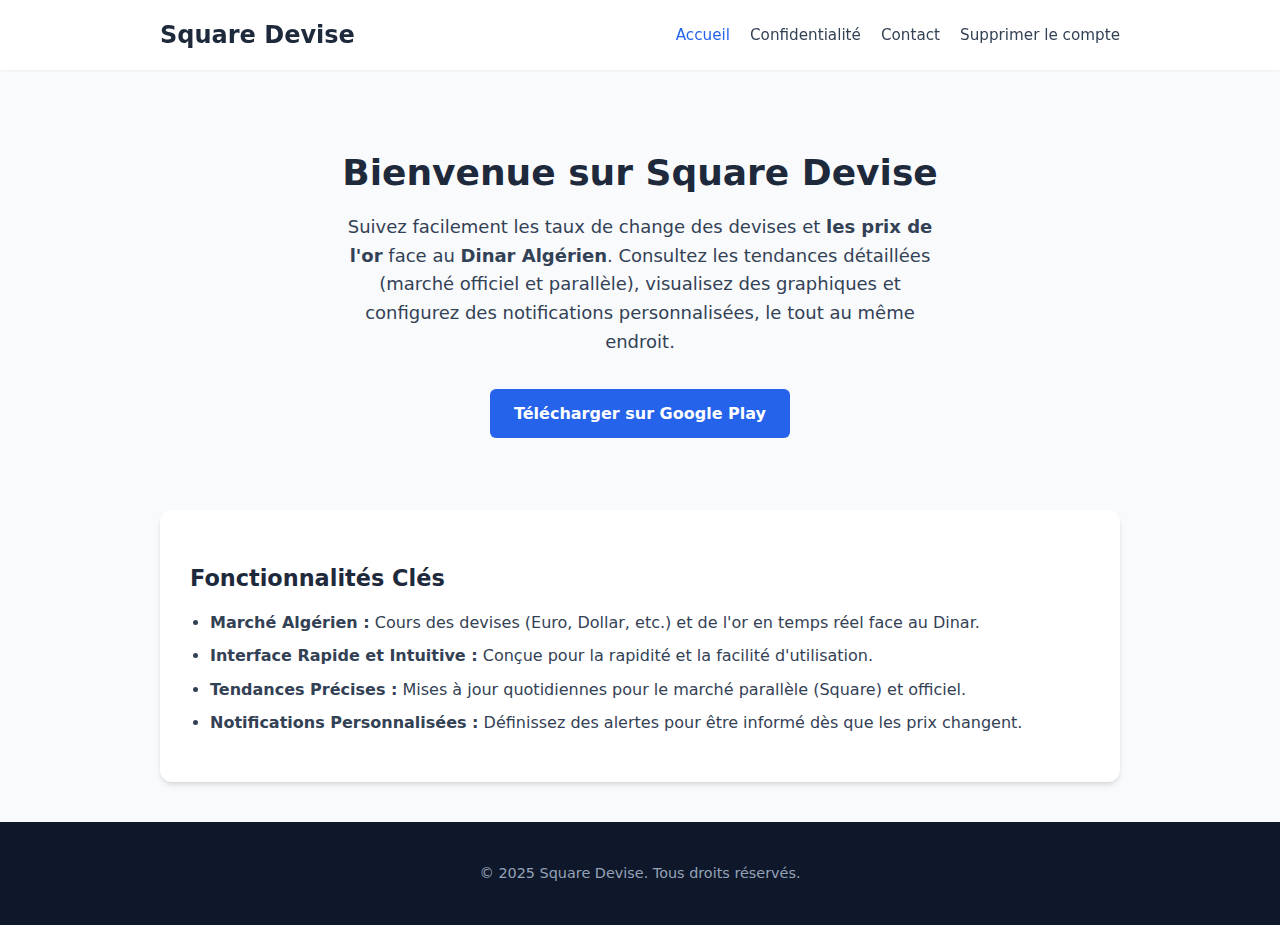
<file: index.html>
<!DOCTYPE html>
<html lang="fr">
<head>
  <meta charset="UTF-8"/>
  <meta name="viewport" content="width=device-width, initial-scale=1.0"/>
  <title>Square Devise - Suivez les taux de change et l'or en Algérie</title>
  <link rel="stylesheet" href="css/styles.css"/>
  <meta name="description" content="Square Devise vous aide à suivre les taux de change (Devises et Or) face au Dinar Algérien, à consulter des graphiques et à définir des notifications.">
</head>
<body>
  <header>
    <div class="header-container">
      <a href="index.html" class="logo">Square Devise</a>
      <nav>
        <a href="index.html" class="active">Accueil</a>
        <a href="PrivacyPolicy.html">Confidentialité</a>
        <a href="contact.html">Contact</a>
        <a href="delete-account.html">Supprimer le compte</a>
      </nav>
    </div>
  </header>
  
  <main>
    <section class="hero">
      <h1>Bienvenue sur Square Devise</h1>
      <p>
        Suivez facilement les taux de change des devises et <strong>les prix de l'or</strong> face au <strong>Dinar Algérien</strong>.  
        Consultez les tendances détaillées (marché officiel et parallèle), visualisez des graphiques et configurez des notifications personnalisées, le tout au même endroit.
      </p>
      
      <a href="https://play.google.com/store/apps/details?id=com.amdev.square" target="_blank" class="cta-button">
        Télécharger sur Google Play
      </a>
    </section>

    <section class="features-list">
      <h3>Fonctionnalités Clés</h3>
      <ul>
        <li><strong>Marché Algérien :</strong> Cours des devises (Euro, Dollar, etc.) et de l'or en temps réel face au Dinar.</li>
        <li><strong>Interface Rapide et Intuitive :</strong> Conçue pour la rapidité et la facilité d'utilisation.</li>
        <li><strong>Tendances Précises :</strong> Mises à jour quotidiennes pour le marché parallèle (Square) et officiel.</li>
        <li><strong>Notifications Personnalisées :</strong> Définissez des alertes pour être informé dès que les prix changent.</li>
      </ul>
    </section>
  </main>

  <footer>
    <p>&copy; 2025 Square Devise. Tous droits réservés.</p>
  </footer>
</body>
</html>
</file>
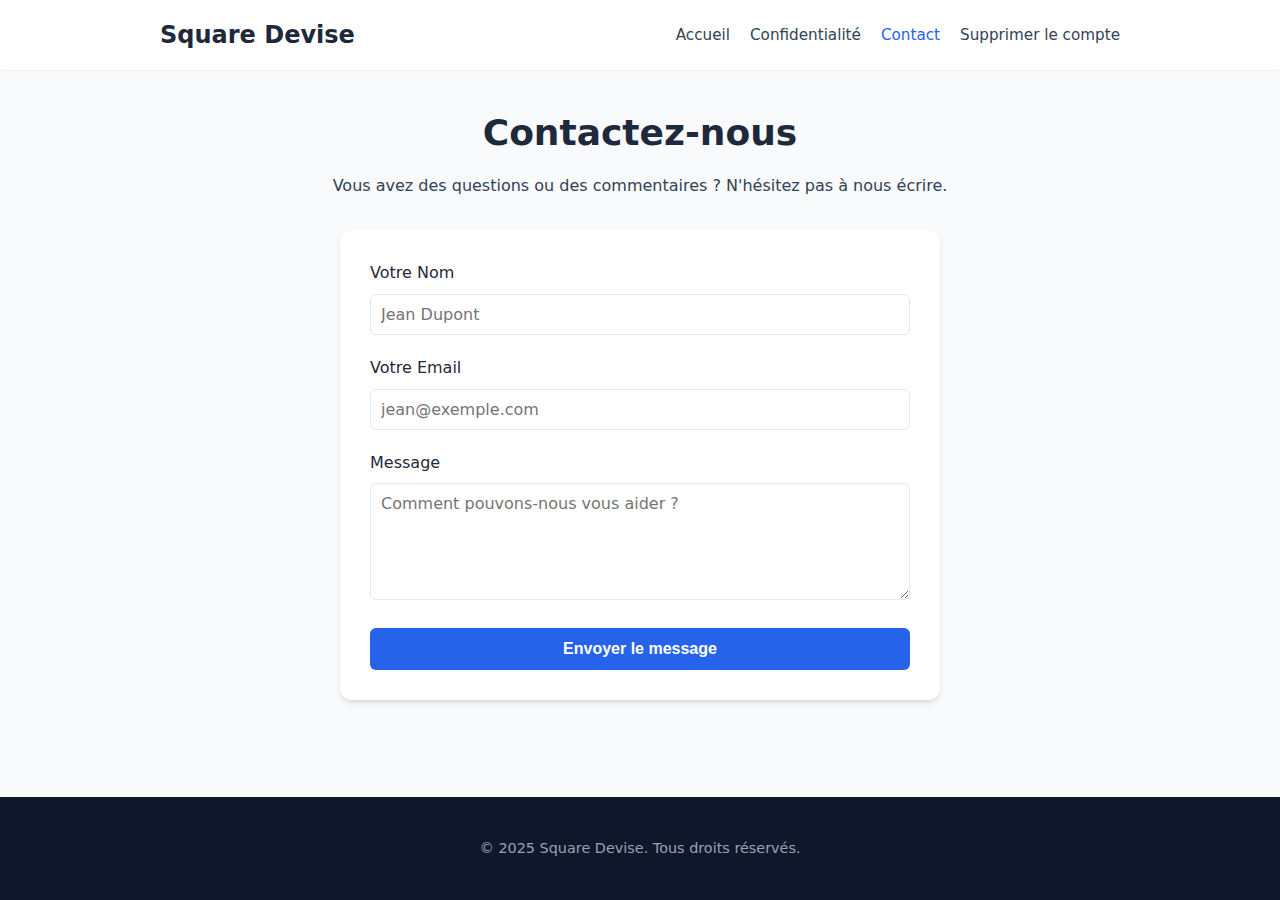
<file: contact.html>
<!DOCTYPE html>
<html lang="fr">
<head>
  <meta charset="UTF-8"/>
  <meta name="viewport" content="width=device-width, initial-scale=1.0"/>
  <title>Contactez-nous – Square Devise</title>
  <link rel="stylesheet" href="css/styles.css"/>
</head>
<body>
  <header>
    <div class="header-container">
      <a href="index.html" class="logo">Square Devise</a>
      <nav>
        <a href="index.html">Accueil</a>
        <a href="PrivacyPolicy.html">Confidentialité</a>
        <a href="contact.html" class="active">Contact</a>
        <a href="delete-account.html">Supprimer le compte</a>
      </nav>
    </div>
  </header>

  <main>
    <div style="text-align: center; margin-bottom: 2rem;">
      <h1>Contactez-nous</h1>
      <p>Vous avez des questions ou des commentaires ? N'hésitez pas à nous écrire.</p>
    </div>

    <form action="https://formspree.io/f/your-form-id" method="POST">
      <label for="name">Votre Nom</label>
      <input id="name" name="name" type="text" placeholder="Jean Dupont" required/>

      <label for="email">Votre Email</label>
      <input id="email" name="email" type="email" placeholder="jean@exemple.com" required/>

      <label for="message">Message</label>
      <textarea id="message" name="message" rows="5" placeholder="Comment pouvons-nous vous aider ?" required></textarea>

      <button type="submit">Envoyer le message</button>
    </form>
  </main>

  <footer>
    <p>&copy; 2025 Square Devise. Tous droits réservés.</p>
  </footer>
</body>
</html>
</file>
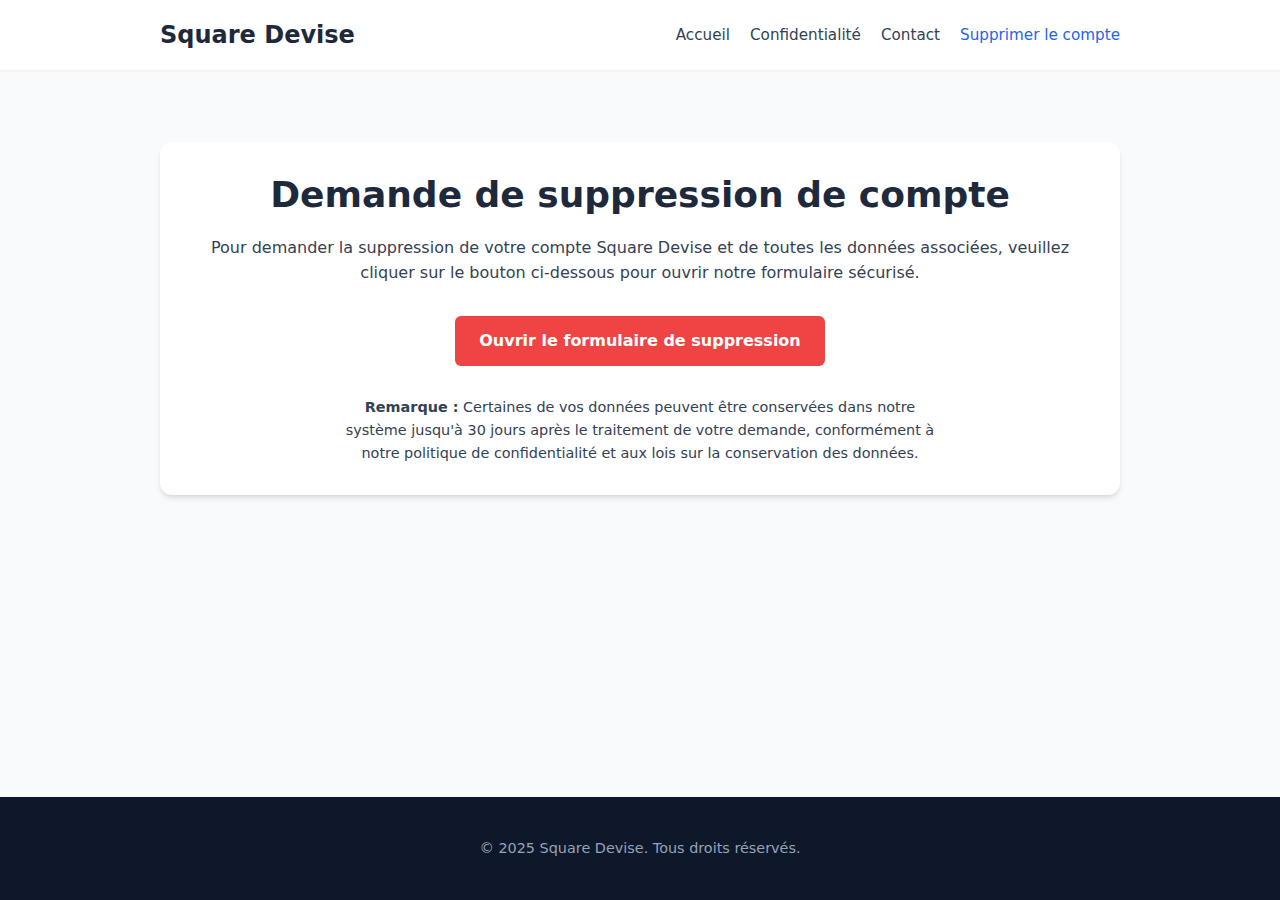
<file: delete-account.html>
<!DOCTYPE html>
<html lang="fr">
<head>
  <meta charset="UTF-8"/>
  <meta name="viewport" content="width=device-width, initial-scale=1.0"/>
  <title>Suppression de compte - Square Devise</title>
  <link rel="stylesheet" href="css/styles.css"/>
</head>
<body>
  <header>
    <div class="header-container">
      <a href="index.html" class="logo">Square Devise</a>
      <nav>
        <a href="index.html">Accueil</a>
        <a href="PrivacyPolicy.html">Confidentialité</a>
        <a href="contact.html">Contact</a>
        <a href="delete-account.html" class="active">Supprimer le compte</a>
      </nav>
    </div>
  </header>

  <main>
    <section class="features-list" style="text-align: center;">
      <h1>Demande de suppression de compte</h1>
      <p>Pour demander la suppression de votre compte Square Devise et de toutes les données associées, veuillez cliquer sur le bouton ci-dessous pour ouvrir notre formulaire sécurisé.</p>
      
      <div style="margin: 30px 0;">
        <a href="https://app.formbricks.com/s/qr530h6sj86kmd23ynl0gsuc" target="_blank" rel="noopener" class="cta-button" style="background-color: var(--danger-color);">
          Ouvrir le formulaire de suppression
        </a>
      </div>
      
      <p style="font-size: 0.9rem; color: var(--text-color); max-width: 600px; margin: 0 auto;">
        <strong>Remarque :</strong> Certaines de vos données peuvent être conservées dans notre système jusqu'à 30 jours après le traitement de votre demande, conformément à notre politique de confidentialité et aux lois sur la conservation des données.
      </p>
    </section>
  </main>

  <footer>
    <p>&copy; 2025 Square Devise. Tous droits réservés.</p>
  </footer>
</body>
</html>
</file>
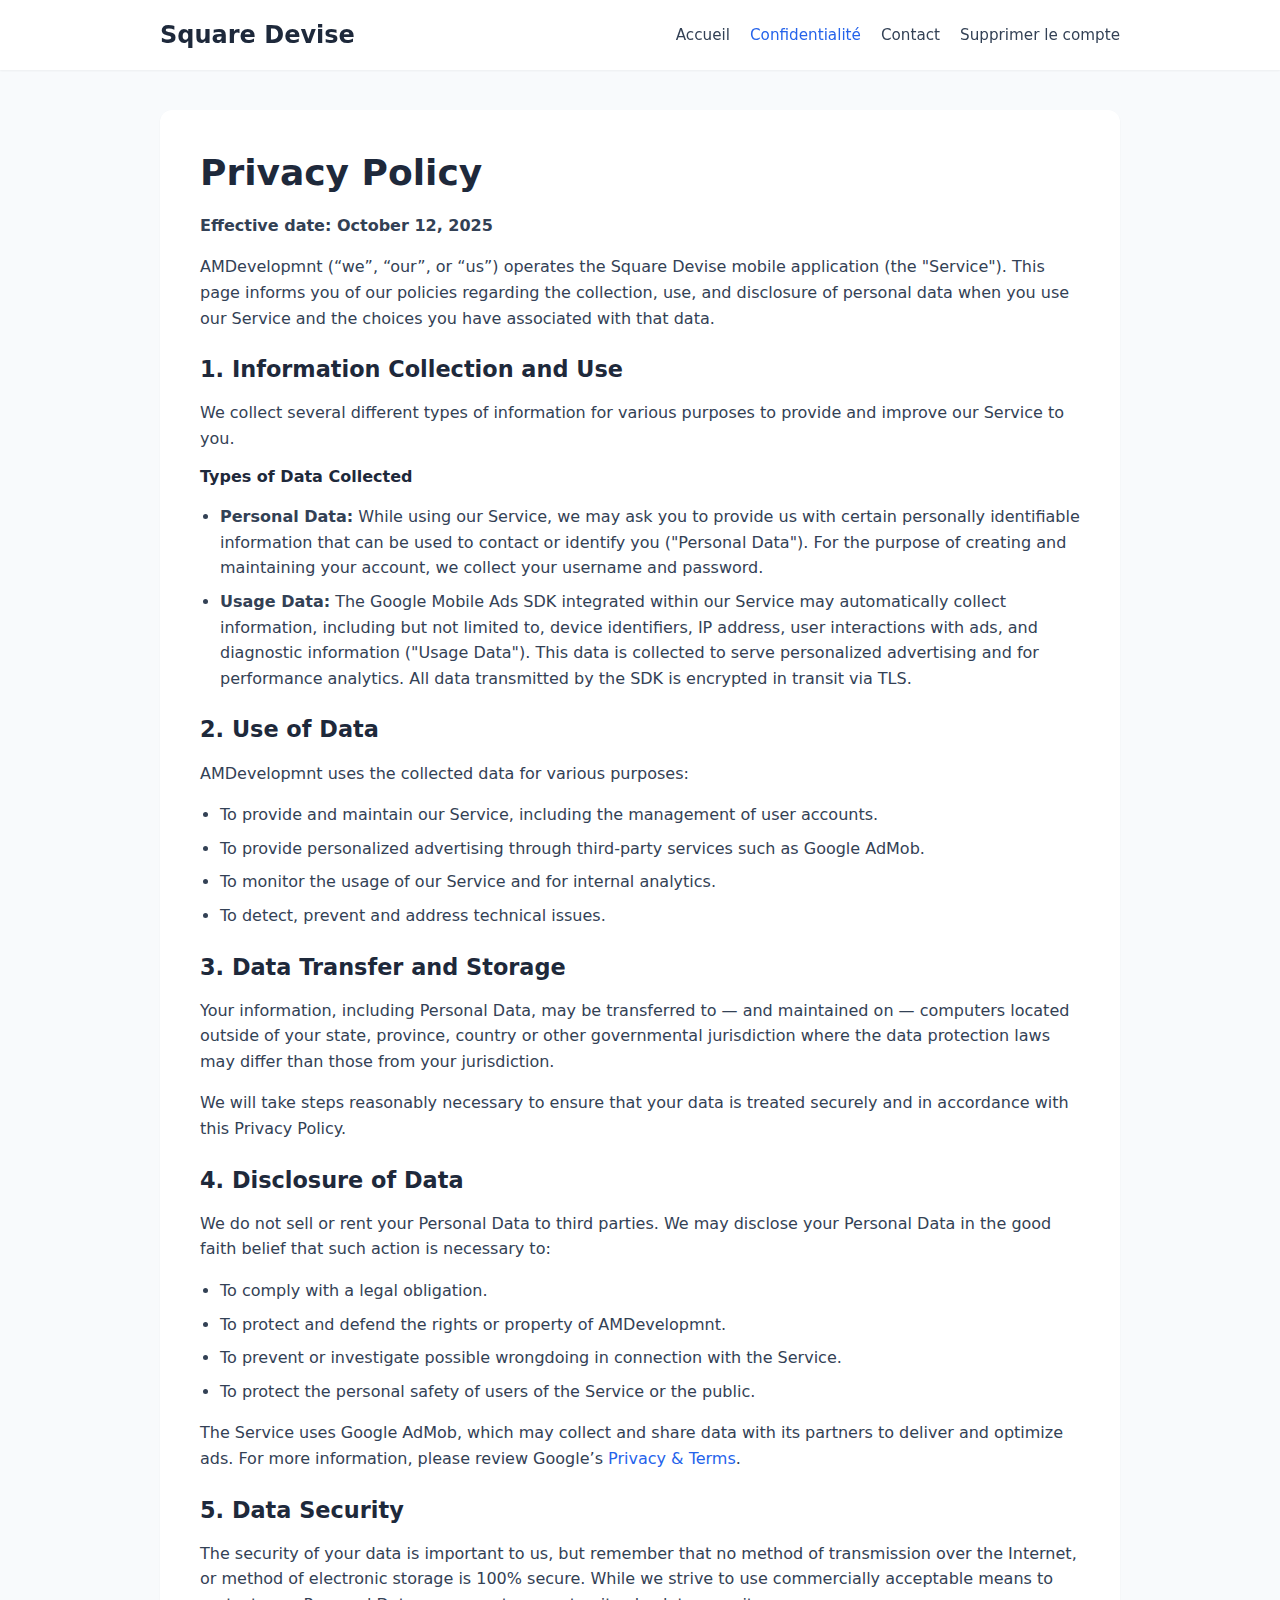
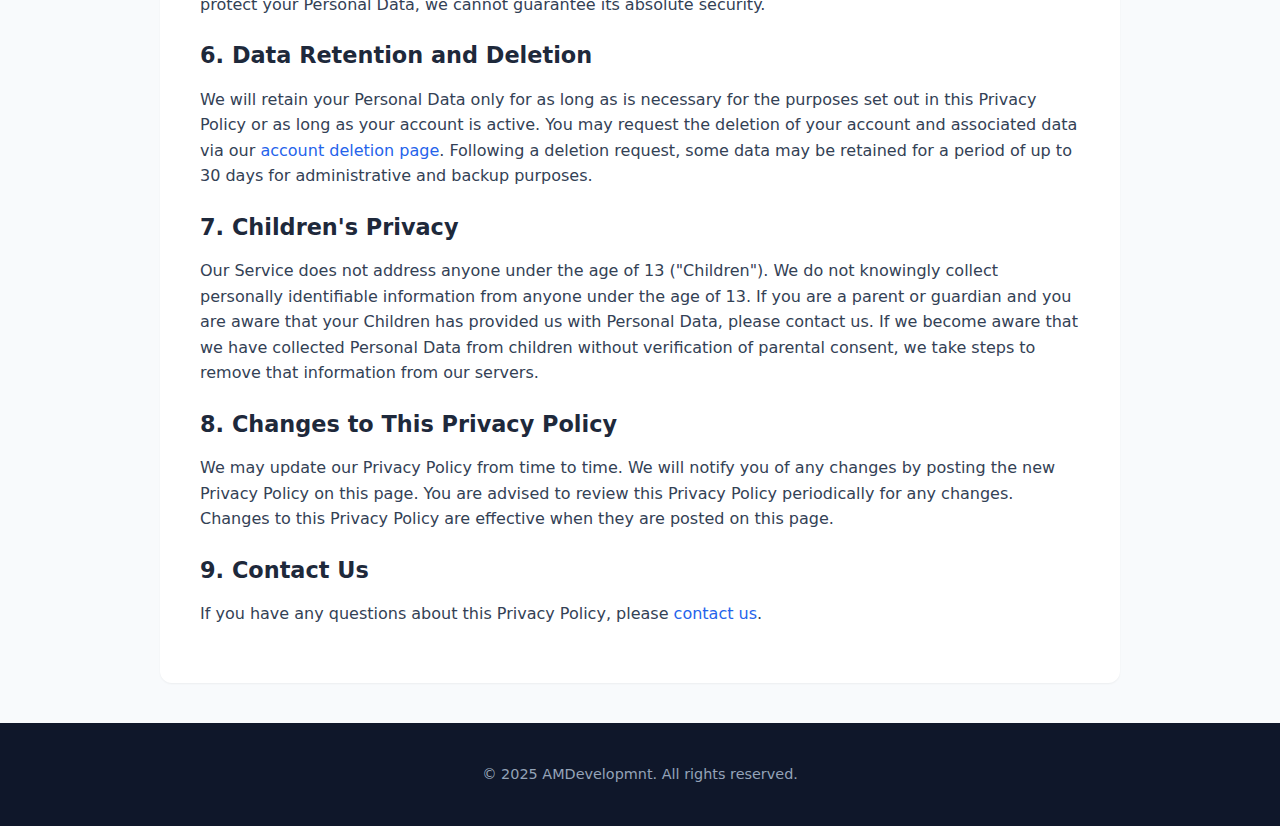
<file: PrivacyPolicy.html>
<!DOCTYPE html>
<html lang="en">
<head>
  <meta charset="UTF-8"/>
  <meta name="viewport" content="width=device-width, initial-scale=1.0"/>
  <title>Privacy Policy - Square Devise</title>
  <link rel="stylesheet" href="css/styles.css"/>
</head>
<body>
  <header>
    <div class="header-container">
      <a href="index.html" class="logo">Square Devise</a>
      <nav>
        <a href="index.html">Accueil</a>
        <a href="PrivacyPolicy.html" class="active">Confidentialité</a>
        <a href="contact.html">Contact</a>
        <a href="delete-account.html">Supprimer le compte</a>
      </nav>
    </div>
  </header>

  <main>
    <article class="privacy-content">
      <h1>Privacy Policy</h1>
      <p><strong>Effective date: October 12, 2025</strong></p>
      <p>AMDevelopmnt (“we”, “our”, or “us”) operates the Square Devise mobile application (the "Service"). This page informs you of our policies regarding the collection, use, and disclosure of personal data when you use our Service and the choices you have associated with that data.</p>

      <h3>1. Information Collection and Use</h3>
      <p>We collect several different types of information for various purposes to provide and improve our Service to you.</p>
      
      <h4>Types of Data Collected</h4>
      <ul>
        <li><strong>Personal Data:</strong> While using our Service, we may ask you to provide us with certain personally identifiable information that can be used to contact or identify you ("Personal Data"). For the purpose of creating and maintaining your account, we collect your username and password.</li>
        <li><strong>Usage Data:</strong> The Google Mobile Ads SDK integrated within our Service may automatically collect information, including but not limited to, device identifiers, IP address, user interactions with ads, and diagnostic information ("Usage Data"). This data is collected to serve personalized advertising and for performance analytics. All data transmitted by the SDK is encrypted in transit via TLS.</li>
      </ul>

      <h3>2. Use of Data</h3>
      <p>AMDevelopmnt uses the collected data for various purposes:</p>
      <ul>
        <li>To provide and maintain our Service, including the management of user accounts.</li>
        <li>To provide personalized advertising through third-party services such as Google AdMob.</li>
        <li>To monitor the usage of our Service and for internal analytics.</li>
        <li>To detect, prevent and address technical issues.</li>
      </ul>

      <h3>3. Data Transfer and Storage</h3>
      <p>Your information, including Personal Data, may be transferred to — and maintained on — computers located outside of your state, province, country or other governmental jurisdiction where the data protection laws may differ than those from your jurisdiction.</p>
      <p>We will take steps reasonably necessary to ensure that your data is treated securely and in accordance with this Privacy Policy.</p>

      <h3>4. Disclosure of Data</h3>
      <p>We do not sell or rent your Personal Data to third parties. We may disclose your Personal Data in the good faith belief that such action is necessary to:</p>
      <ul>
        <li>To comply with a legal obligation.</li>
        <li>To protect and defend the rights or property of AMDevelopmnt.</li>
        <li>To prevent or investigate possible wrongdoing in connection with the Service.</li>
        <li>To protect the personal safety of users of the Service or the public.</li>
      </ul>
      <p>The Service uses Google AdMob, which may collect and share data with its partners to deliver and optimize ads. For more information, please review Google’s <a href="https://policies.google.com/technologies/partner-sites" target="_blank" rel="noopener">Privacy &amp; Terms</a>.</p>

      <h3>5. Data Security</h3>
      <p>The security of your data is important to us, but remember that no method of transmission over the Internet, or method of electronic storage is 100% secure. While we strive to use commercially acceptable means to protect your Personal Data, we cannot guarantee its absolute security.</p>

      <h3>6. Data Retention and Deletion</h3>
      <p>We will retain your Personal Data only for as long as is necessary for the purposes set out in this Privacy Policy or as long as your account is active. You may request the deletion of your account and associated data via our <a href="delete-account.html">account deletion page</a>. Following a deletion request, some data may be retained for a period of up to 30 days for administrative and backup purposes.</p>

      <h3>7. Children's Privacy</h3>
      <p>Our Service does not address anyone under the age of 13 ("Children"). We do not knowingly collect personally identifiable information from anyone under the age of 13. If you are a parent or guardian and you are aware that your Children has provided us with Personal Data, please contact us. If we become aware that we have collected Personal Data from children without verification of parental consent, we take steps to remove that information from our servers.</p>

      <h3>8. Changes to This Privacy Policy</h3>
      <p>We may update our Privacy Policy from time to time. We will notify you of any changes by posting the new Privacy Policy on this page. You are advised to review this Privacy Policy periodically for any changes. Changes to this Privacy Policy are effective when they are posted on this page.</p>

      <h3>9. Contact Us</h3>
      <p>If you have any questions about this Privacy Policy, please <a href="contact.html">contact us</a>.</p>
    </article>
  </main>

  <footer>
    <p>&copy; 2025 AMDevelopmnt. All rights reserved.</p>
  </footer>
</body>
</html>
</file>
<file: css/styles.css>
:root {
  /* Color Palette */
  --primary-color: #2563eb; /* Modern Blue */
  --primary-hover: #1d4ed8;
  --secondary-color: #1e293b; /* Dark Slate for headings */
  --text-color: #334155; /* Slate for body text */
  --light-bg: #f8fafc; /* Very light blue-grey background */
  --white: #ffffff;
  --border-color: #e2e8f0;
  --footer-bg: #0f172a;
  --footer-text: #94a3b8;
  --danger-color: #ef4444;
  
  /* Spacing */
  --container-width: 1000px;
  --header-height: 70px;
  
  /* Shadows */
  --shadow-sm: 0 1px 2px 0 rgb(0 0 0 / 0.05);
  --shadow-md: 0 4px 6px -1px rgb(0 0 0 / 0.1), 0 2px 4px -2px rgb(0 0 0 / 0.1);
}

* {
  box-sizing: border-box;
  margin: 0;
  padding: 0;
}

body {
  font-family: system-ui, -apple-system, BlinkMacSystemFont, 'Segoe UI', Roboto, Oxygen, Ubuntu, Cantarell, 'Open Sans', 'Helvetica Neue', sans-serif;
  background-color: var(--light-bg);
  color: var(--text-color);
  line-height: 1.6;
  display: flex;
  flex-direction: column;
  min-height: 100vh;
}

/* Layout */
header {
  background-color: var(--white);
  box-shadow: var(--shadow-sm);
  position: sticky;
  top: 0;
  z-index: 100;
}

.header-container {
  max-width: var(--container-width);
  margin: 0 auto;
  padding: 0 20px;
  height: var(--header-height);
  display: flex;
  align-items: center;
  justify-content: space-between;
}

.logo {
  font-size: 1.5rem;
  font-weight: 700;
  color: var(--secondary-color);
  text-decoration: none;
}

nav {
  display: flex;
  gap: 20px;
}

nav a {
  text-decoration: none;
  color: var(--text-color);
  font-weight: 500;
  font-size: 0.95rem;
  transition: color 0.2s;
}

nav a:hover, nav a.active {
  color: var(--primary-color);
}

main {
  flex: 1;
  width: 100%;
  max-width: var(--container-width);
  margin: 40px auto;
  padding: 0 20px;
}

/* Typography & Elements */
h1, h2, h3, h4 {
  color: var(--secondary-color);
  line-height: 1.3;
  margin-bottom: 1rem;
}

h1 { font-size: 2.25rem; font-weight: 800; }
h2 { font-size: 1.8rem; font-weight: 700; border-bottom: 2px solid var(--border-color); padding-bottom: 10px; margin-top: 2rem;}
h3 { font-size: 1.4rem; font-weight: 600; margin-top: 1.5rem; }
p { margin-bottom: 1rem; }

ul {
  margin-bottom: 1rem;
  padding-left: 20px;
}

li {
  margin-bottom: 0.5rem;
}

a {
  color: var(--primary-color);
  text-decoration: none;
}

a:hover {
  text-decoration: underline;
}

/* Specific Page Styling */

/* Home - Hero Section style */
.hero {
  text-align: center;
  padding: 40px 0;
}

.hero p {
  font-size: 1.125rem;
  max-width: 600px;
  margin: 0 auto 2rem auto;
  color: var(--text-color);
}

.cta-button {
  display: inline-block;
  background-color: var(--primary-color);
  color: white;
  padding: 12px 24px;
  border-radius: 6px;
  font-weight: 600;
  font-size: 1rem;
  transition: background-color 0.2s, transform 0.1s;
  text-decoration: none;
}

.cta-button:hover {
  background-color: var(--primary-hover);
  text-decoration: none;
  transform: translateY(-1px);
}

.features-list {
  background: var(--white);
  padding: 30px;
  border-radius: 12px;
  box-shadow: var(--shadow-md);
  margin-top: 2rem;
}

/* Forms (Contact) */
form {
  background: var(--white);
  padding: 30px;
  border-radius: 12px;
  box-shadow: var(--shadow-md);
  max-width: 600px;
  margin: 0 auto;
}

label {
  display: block;
  margin-bottom: 8px;
  font-weight: 500;
  color: var(--secondary-color);
}

input, textarea {
  width: 100%;
  padding: 10px; /* slightly smaller padding for better visual balance */
  margin-bottom: 20px;
  border: 1px solid var(--border-color);
  border-radius: 6px;
  font-family: inherit;
  font-size: 1rem;
  transition: border-color 0.2s;
}

input:focus, textarea:focus {
  outline: none;
  border-color: var(--primary-color);
  box-shadow: 0 0 0 3px rgba(37, 99, 235, 0.1);
}

button[type="submit"] {
  width: 100%;
  background-color: var(--primary-color);
  color: white;
  padding: 12px;
  border: none;
  border-radius: 6px;
  font-size: 1rem;
  font-weight: 600;
  cursor: pointer;
  transition: background-color 0.2s;
}

button[type="submit"]:hover {
  background-color: var(--primary-hover);
}

/* Footer */
footer {
  background-color: var(--footer-bg);
  color: var(--footer-text);
  padding: 40px 0;
  text-align: center;
  margin-top: auto; /* Pushes footer to bottom */
}

footer p {
  margin: 0;
  font-size: 0.9rem;
}

/* Privacy Policy specific */
.privacy-content {
  background: var(--white);
  padding: 40px;
  border-radius: 12px;
  box-shadow: var(--shadow-sm);
}

/* Mobile Responsiveness */
@media (max-width: 768px) {
  .header-container {
    flex-direction: column;
    height: auto;
    padding: 15px;
    gap: 15px;
  }

  nav {
    flex-wrap: wrap;
    justify-content: center;
    gap: 15px;
  }
  
  h1 { font-size: 1.75rem; }
  
  .privacy-content {
    padding: 20px;
  }
}
</file>
